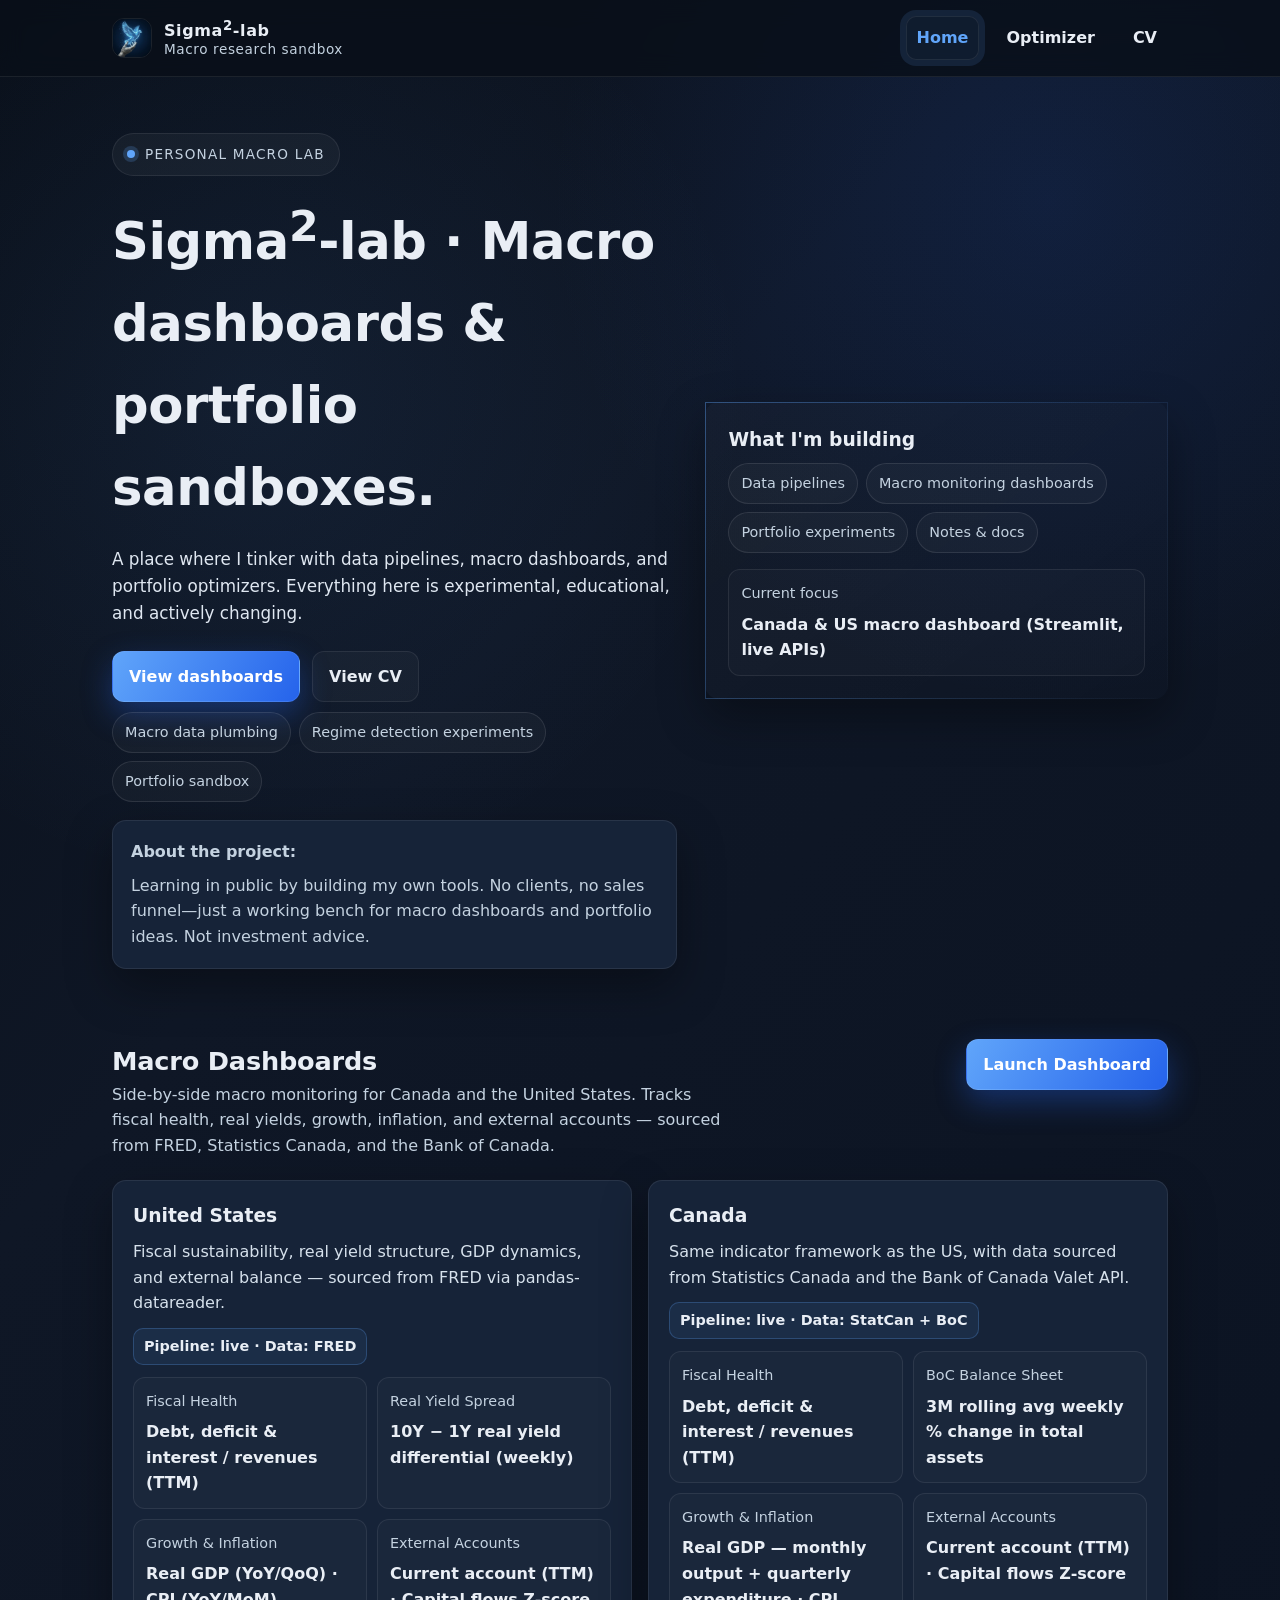
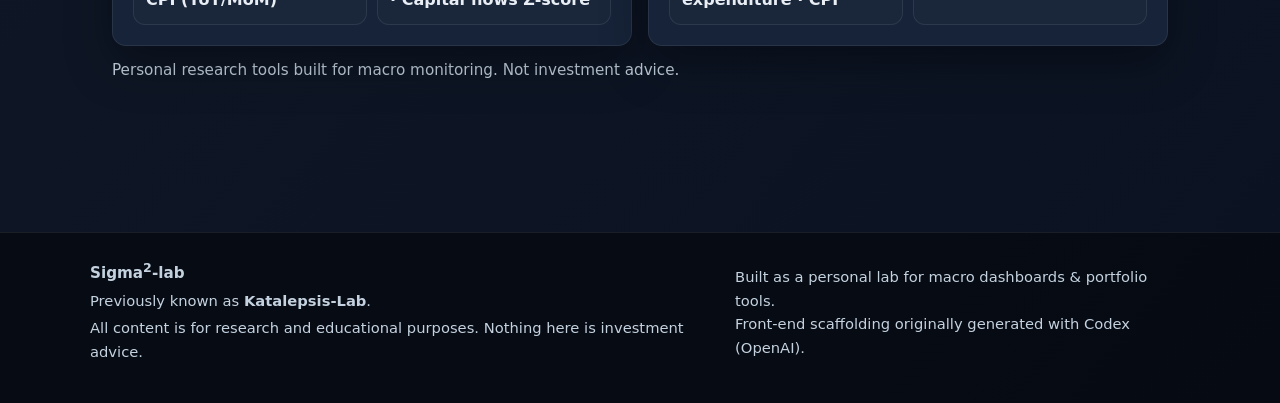
<file: index.html>
<!doctype html>
<html lang="en">
<head>
  <meta charset="UTF-8" />
  <link rel="canonical" href="https://sigma2-lab.github.io/home.html" />
  <title>Sigma²-lab</title>
  <script>
    var hash = window.location.hash || '#home';
    window.location.replace('home.html' + hash);
  </script>
</head>
<body>
  <p>Redirecting… <a href="home.html#home">Click here if not redirected.</a></p>
</body>
</html>
</file>
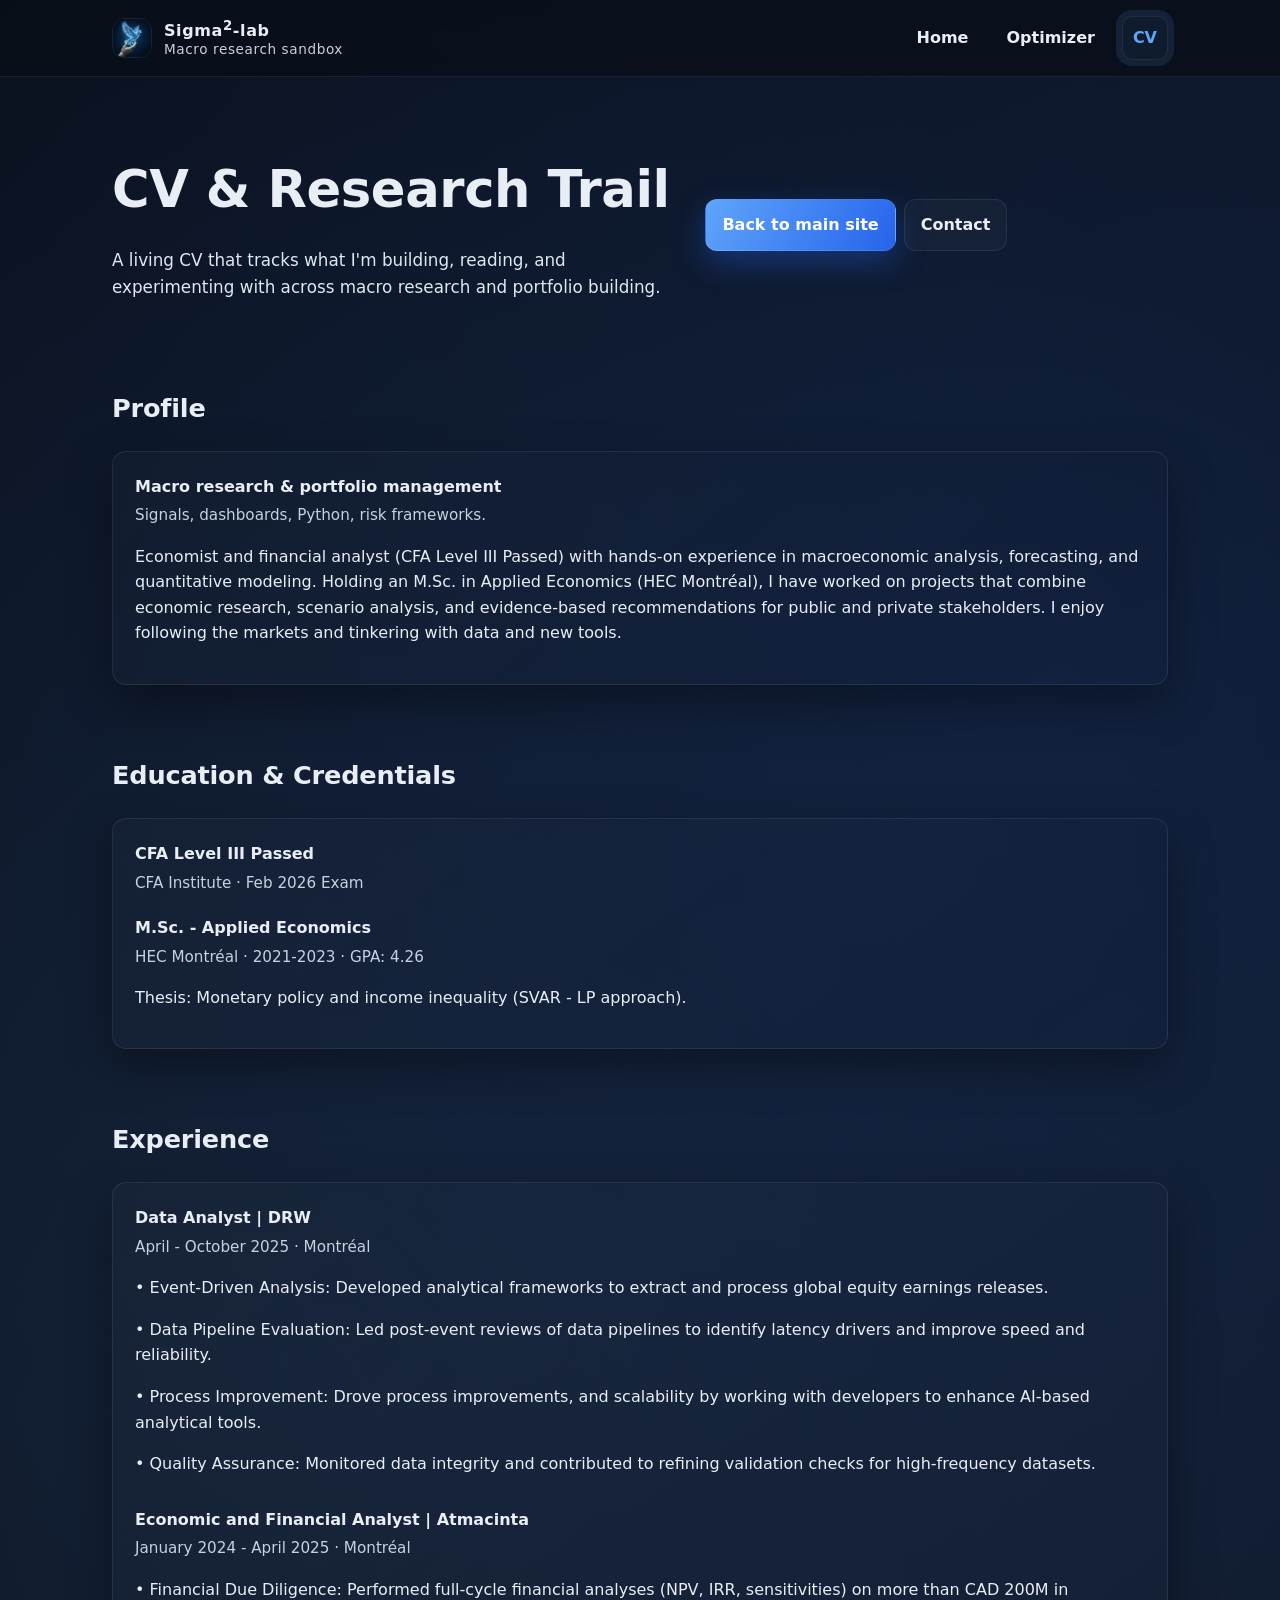
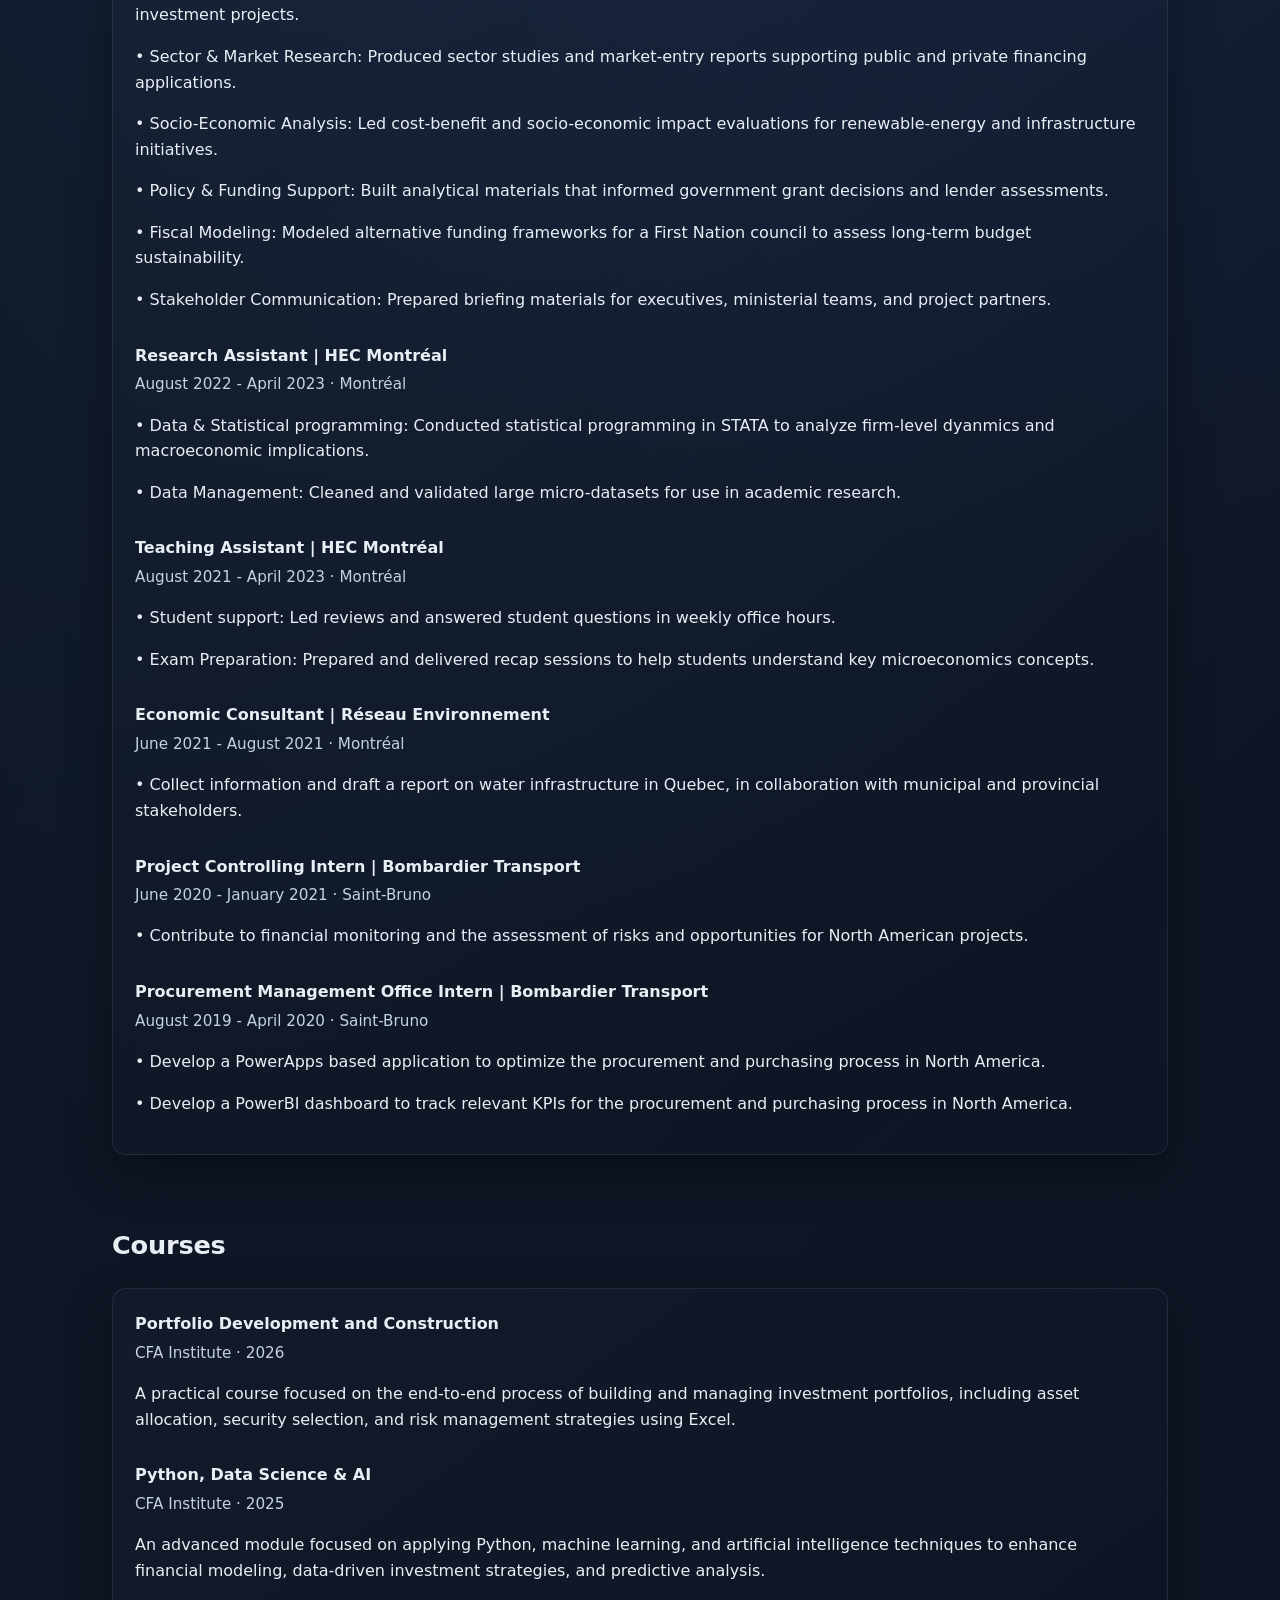
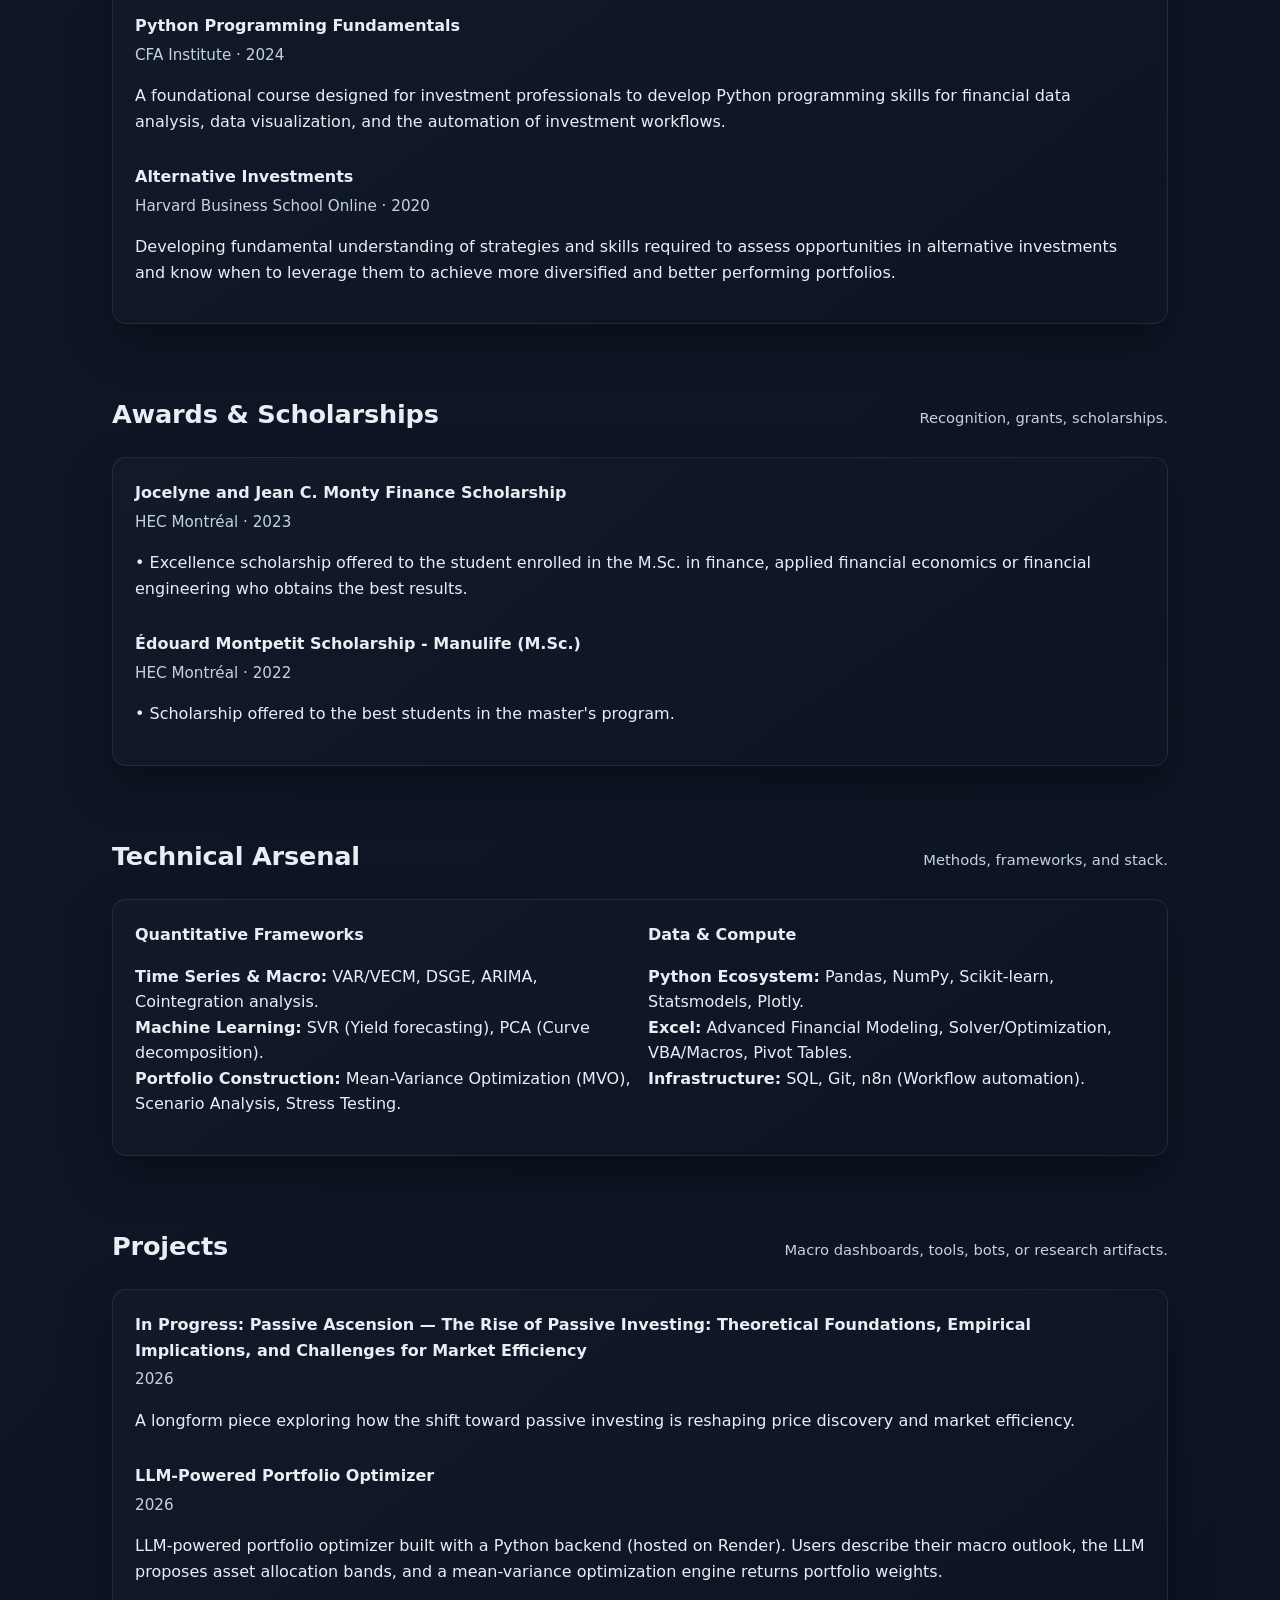
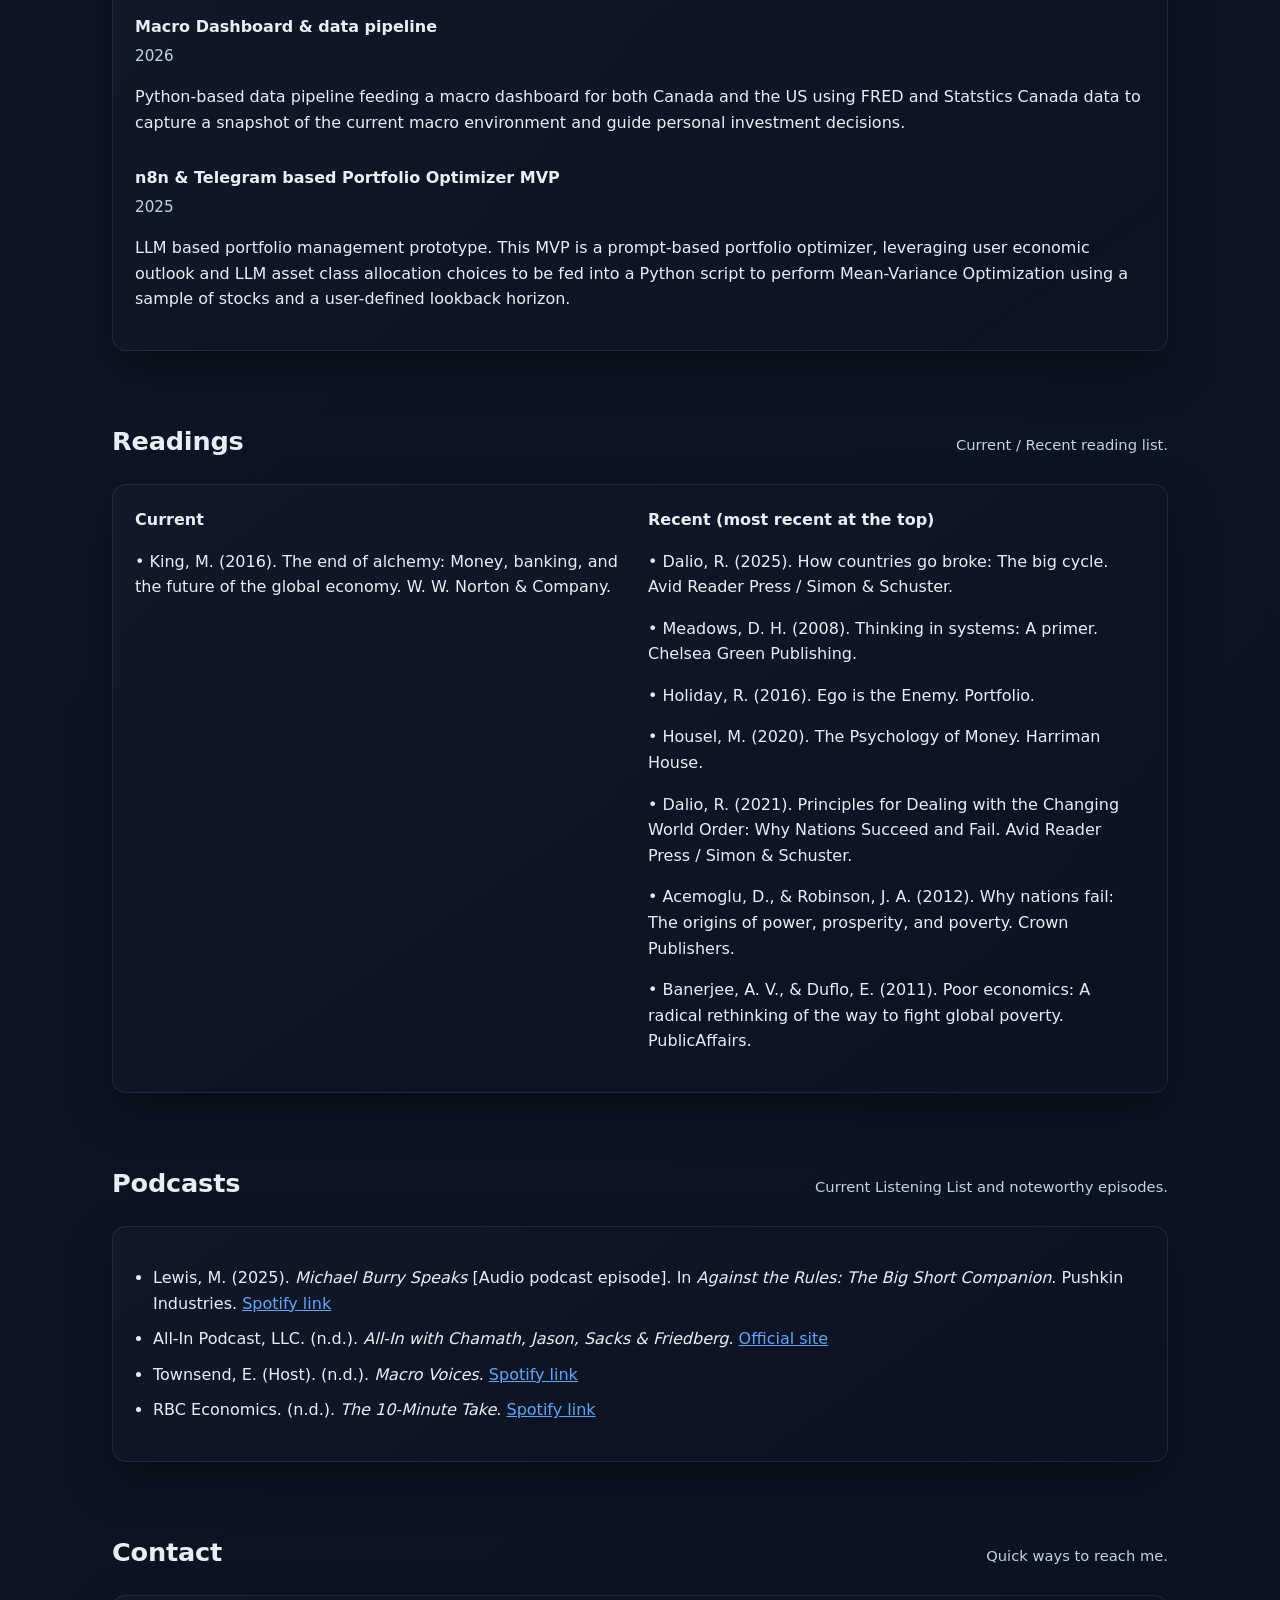
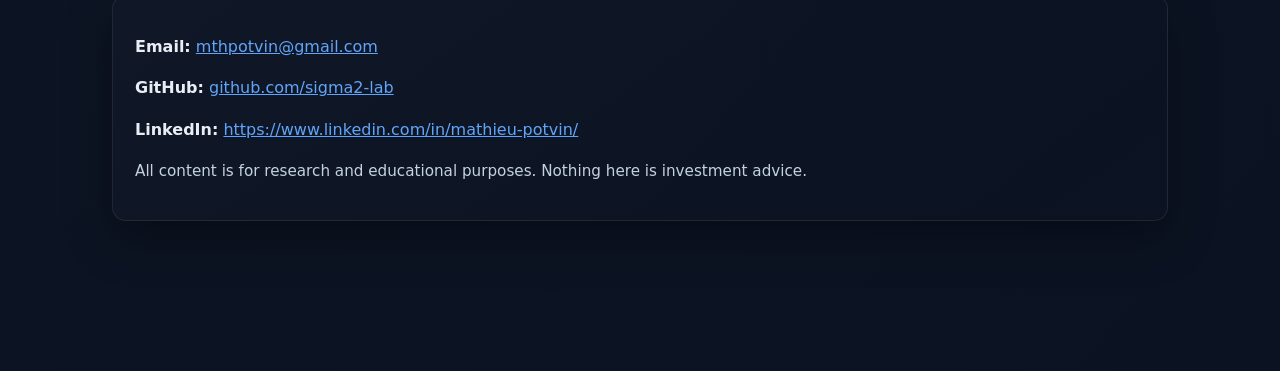
<file: cv.html>
<!doctype html>
<html lang="en">
<head>
  <meta charset="UTF-8" />
  <meta name="viewport" content="width=device-width, initial-scale=1" />
  <title>Sigma²-lab | CV</title>
  <meta name="description" content="CV of the researcher behind Sigma²-lab (formerly Katalepsis-Lab) — macro research, data pipelines, and quantitative portfolio work." />
  <meta name="keywords" content="sigma2-lab, katalepsis-lab, katalepsis lab, CV, macro research, quantitative finance" />
  <meta name="author" content="Sigma²-lab" />
  <link rel="canonical" href="https://sigma2-lab.github.io/cv.html" />
  <meta property="og:title" content="Sigma²-lab | CV" />
  <meta property="og:description" content="CV — Sigma²-lab, formerly Katalepsis-Lab." />
  <meta property="og:type" content="website" />
  <meta property="og:url" content="https://sigma2-lab.github.io/cv.html" />
  <link rel="stylesheet" href="styles.css" />
</head>
<body data-page="cv">
  <header>
    <div class="nav" id="siteNav">
      <a class="logo" href="home.html#home">
        <img src="logo.PNG" alt="Sigma²-lab Logo" class="logo-img" />
        <div>
          <span class="brand">Sigma<sup>2</sup>-lab</span>
          <span class="tagline">Macro research sandbox</span>
        </div>
      </a>
      <button class="nav-toggle" aria-label="Toggle navigation" id="navToggle">Menu</button>
      <nav class="nav-links" aria-label="Primary">
        <a class="nav-link" data-page="home" href="home.html#home">Home</a>
        <a class="nav-link" data-page="optimizer" href="optimizer.html">Optimizer</a>
        <a class="nav-link" data-page="cv" href="cv.html">CV</a>
      </nav>
    </div>
  </header>

  <main>
    <section class="hero" id="home">
      <div>
        <h1>CV & Research Trail</h1>
        <p class="lede">A living CV that tracks what I'm building, reading, and experimenting with across macro research and portfolio building.</p>
      </div>
      <div class="chips">
        <a class="btn btn-primary" href="home.html#home">Back to main site</a>
        <a class="btn" href="mailto:mthpotvin@gmail.com">Contact</a>
      </div>
    </section>

    <section>
      <div class="section-header">
      <h2>Profile</h2>
      </div>
      <div class="panel">
        <div class="item-title">Macro research & portfolio management</div>
        <div class="meta">Signals, dashboards, Python, risk frameworks.</div>
        <p>Economist and financial analyst (CFA Level III Passed) with hands-on experience in macroeconomic analysis, 
          forecasting, and quantitative modeling. Holding an M.Sc. in Applied Economics (HEC Montréal), I have worked on projects that combine
           economic research, scenario analysis, and evidence-based recommendations for public and private stakeholders. I enjoy following the markets
           and tinkering with data and new tools.</p>
      </div>
    </section>
  <section>
  <div class="section-header">
    <h2>Education & Credentials</h2>
  </div>
  <div class="panel list">
    <div>
      <div class="item-title">CFA Level III Passed</div>
      <div class="meta">CFA Institute · Feb 2026 Exam</div>
    </div>
    <div>
      <div class="item-title">M.Sc. - Applied Economics</div>
      <div class="meta">HEC Montréal · 2021-2023 · GPA: 4.26</div>
      <p>Thesis: Monetary policy and income inequality (SVAR - LP approach).</p>
    </div>
  </div>
  </section>
    <section>
      <div class="section-header">
      <h2>Experience</h2>
      </div>
      <div class="panel list" id="experience">
        <div>
          <div class="item-title">Data Analyst | DRW </div>
          <div class="meta">April - October 2025 · Montréal</div>
          <p>•  Event-Driven Analysis: Developed analytical frameworks to extract and process global equity earnings releases.</p>
          <p>•	Data Pipeline Evaluation: Led post-event reviews of data pipelines to identify latency drivers and improve speed and reliability.</p>
          <p>•	Process Improvement: Drove process improvements, and scalability by working with developers to enhance AI-based analytical tools.</p>
          <p>•	Quality Assurance: Monitored data integrity and contributed to refining validation checks for high-frequency datasets.</p>
        </div>
        <div>
          <div class="item-title">Economic and Financial Analyst | Atmacinta</div>
          <div class="meta">January 2024 - April 2025 · Montréal</div>
          <p>•	Financial Due Diligence: Performed full-cycle financial analyses (NPV, IRR, sensitivities) on more than CAD 200M in investment projects.</p>
          <p>•	Sector & Market Research: Produced sector studies and market-entry reports supporting public and private financing applications.</p>
          <p>•	Socio-Economic Analysis: Led cost-benefit and socio-economic impact evaluations for renewable-energy and infrastructure initiatives.</p>
          <p>•	Policy & Funding Support: Built analytical materials that informed government grant decisions and lender assessments.</p>
          <p>•	Fiscal Modeling: Modeled alternative funding frameworks for a First Nation council to assess long-term budget sustainability.</p>
          <p>•	Stakeholder Communication: Prepared briefing materials for executives, ministerial teams, and project partners.</p>
        </div>
        <div>
          <div class="item-title">Research Assistant | HEC Montréal</div>
          <div class="meta">August 2022 - April 2023 · Montréal</div>
          <p>•	Data & Statistical programming: Conducted statistical programming in STATA to analyze firm-level dyanmics and macroeconomic implications.</p>
          <p>•  Data Management: Cleaned and validated large micro-datasets for use in academic research.</p>
        </div>
        <div>
          <div class="item-title">Teaching Assistant | HEC Montréal</div>
          <div class="meta">August 2021 - April 2023 · Montréal</div>
          <p>•	Student support: Led reviews and answered student questions in weekly office hours.</p>
          <p>•  Exam Preparation: Prepared and delivered recap sessions to help students understand key microeconomics concepts.</p>
        </div>
        <div>
          <div class="item-title">Economic Consultant | Réseau Environnement</div>
          <div class="meta">June 2021 - August 2021 · Montréal</div>
          <p>•	Collect information and draft a report on water infrastructure in Quebec, in collaboration with municipal and provincial stakeholders.</p>
        </div>
        <div>
          <div class="item-title">Project Controlling Intern | Bombardier Transport</div>
          <div class="meta">June 2020 - January 2021 · Saint-Bruno</div>
          <p>•	Contribute to financial monitoring and the assessment of risks and opportunities for North American projects.</p>
        </div>
        <div>
          <div class="item-title">Procurement Management Office Intern | Bombardier Transport</div>
          <div class="meta">August 2019 - April 2020 · Saint-Bruno</div>
          <p>•	Develop a PowerApps based application to optimize the procurement and purchasing process in North America.</p>
          <p>•	Develop a PowerBI dashboard to track relevant KPIs for the procurement and purchasing process in North America.</p>
        </div>
      </div>
    </section>

    
    <section>
      <div class="section-header">
        <h2>Courses</h2>
      </div>
      <div class="panel list">
        <div>
          <div class="item-title">Portfolio Development and Construction</div>
          <div class="meta">CFA Institute · 2026</div>
          <p>A practical course focused on the end-to-end process of building and managing investment portfolios, including asset allocation, security selection, and risk management strategies using Excel.</p>
        </div>
        <div>
          <div class="item-title">Python, Data Science & AI</div>
          <div class="meta">CFA Institute · 2025</div>
          <p>An advanced module focused on applying Python, machine learning, and artificial intelligence techniques to enhance financial modeling, data-driven investment strategies, and predictive analysis.</p>
        </div>
        <div>
          <div class="item-title">Python Programming Fundamentals</div>
          <div class="meta">CFA Institute · 2024</div>
          <p>A foundational course designed for investment professionals to develop Python programming skills for financial data analysis, data visualization, and the automation of investment workflows.</p>
        </div>
        <div>
          <div class="item-title">Alternative Investments</div>
          <div class="meta">Harvard Business School Online · 2020</div>
          <p>Developing fundamental understanding of strategies and skills required to assess opportunities in alternative investments and know when to leverage them to achieve more diversified and better performing portfolios.</p>
        </div>
      </div>
    </section>

    <section>
      <div class="section-header">
        <h2>Awards & Scholarships</h2>
        <p class="help">Recognition, grants, scholarships.</p>
      </div>
      <div class="panel list">
        <div>
          <div class="item-title">Jocelyne and Jean C. Monty Finance Scholarship</div>
          <div class="meta">HEC Montréal · 2023</div>
          <p>•	Excellence scholarship offered to the student enrolled in the M.Sc. in finance, applied financial economics or financial engineering who obtains the best results.</p>
        </div>
        <div>
          <div class="item-title">Édouard Montpetit Scholarship - Manulife (M.Sc.)</div>
          <div class="meta">HEC Montréal · 2022</div>
          <p>•	Scholarship offered to the best students in the master's program.</p>
        </div>
      </div>
    </section>

    <section>
        <div class="section-header">
          <h2>Technical Arsenal</h2>
          <p class="help">Methods, frameworks, and stack.</p>
        </div>

        <div class="panel grid-two">
        <div>
          <div class="item-title">Quantitative Frameworks</div>
          <p>
            <strong>Time Series & Macro:</strong> VAR/VECM, DSGE, ARIMA, Cointegration analysis.<br>
            <strong>Machine Learning:</strong> SVR (Yield forecasting), PCA (Curve decomposition).<br>
            <strong>Portfolio Construction:</strong> Mean-Variance Optimization (MVO), Scenario Analysis, Stress Testing.
          </p>
        </div>

        <div>
          <div class="item-title">Data & Compute</div>
          <p>
          <strong>Python Ecosystem:</strong> Pandas, NumPy, Scikit-learn, Statsmodels, Plotly.<br>
          <strong>Excel:</strong> Advanced Financial Modeling, Solver/Optimization, VBA/Macros, Pivot Tables.<br>
          <strong>Infrastructure:</strong> SQL, Git, n8n (Workflow automation).
          </p>
        </div>
      </div>
    </section>

    <section>
      <div class="section-header">
        <h2>Projects</h2>
        <p class="help">Macro dashboards, tools, bots, or research artifacts.</p>
      </div>
      <div class="panel list">
        <div>
          <div class="item-title">In Progress: Passive Ascension — The Rise of Passive Investing: Theoretical Foundations, Empirical Implications, and Challenges for Market Efficiency</div>
          <div class="meta">2026</div>
          <p>A longform piece exploring how the shift toward passive investing is reshaping price discovery and market efficiency.</p>
        </div>
        <div>
          <div class="item-title">LLM-Powered Portfolio Optimizer</div>
          <div class="meta">2026</div>
          <p>LLM-powered portfolio optimizer built with a Python backend (hosted on Render). Users describe their macro outlook, the LLM proposes asset allocation bands, and a mean-variance optimization engine returns portfolio weights.</p>
        </div>
        <div>
          <div class="item-title">Macro Dashboard & data pipeline</div>
          <div class="meta">2026</div>
          <p>Python-based data pipeline feeding a macro dashboard for both Canada and the US using FRED and Statstics Canada data to capture a snapshot of the current
            macro environment and guide personal investment decisions.</p>
        </div>
        <div>
          <div class="item-title">n8n & Telegram based Portfolio Optimizer MVP</div>
          <div class="meta">2025</div>
          <p>LLM based portfolio management prototype. This MVP is a prompt-based portfolio optimizer, leveraging user economic outlook and LLM asset class allocation choices to be fed
            into a Python script to perform Mean-Variance Optimization using a sample of stocks and a user-defined lookback horizon.</p>
        </div>
      </div>
    </section>

    <section>
      <div class="section-header">
        <h2>Readings</h2>
        <p class="help">Current / Recent reading list.</p>
      </div>
      <div class="panel grid-two">
        <div>
          <div class="item-title">Current</div>
          <p>•	King, M. (2016). The end of alchemy: Money, banking, and the future of the global economy. W. W. Norton & Company.</p>
        </div>
        <div>
          <div class="item-title">Recent (most recent at the top)</div>
          <p>•	Dalio, R. (2025). How countries go broke: The big cycle. Avid Reader Press / Simon & Schuster.</p>
          <p>•	Meadows, D. H. (2008). Thinking in systems: A primer. Chelsea Green Publishing.</p>
          <p>•	Holiday, R. (2016). Ego is the Enemy. Portfolio.</p>
          <p>•	Housel, M. (2020). The Psychology of Money. Harriman House.</p>
          <p>•	Dalio, R. (2021). Principles for Dealing with the Changing World Order: Why Nations Succeed and Fail. Avid Reader Press / Simon & Schuster.</p>
          <p>•	Acemoglu, D., & Robinson, J. A. (2012). Why nations fail: The origins of power, prosperity, and poverty. Crown Publishers.</p>
          <p>•	Banerjee, A. V., & Duflo, E. (2011). Poor economics: A radical rethinking of the way to fight global poverty. PublicAffairs.</p>
        </div>
      </div>
    </section>

    <section>
      <div class="section-header">
        <h2>Podcasts</h2>
        <p class="help">Current Listening List and noteworthy episodes.</p>
      </div>

      <div class="panel">
        <ul class="podcast-list">
          <li>
            Lewis, M. (2025). <i>Michael Burry Speaks</i> [Audio podcast episode]. In
            <i>Against the Rules: The Big Short Companion</i>. Pushkin Industries.
            <a href="https://open.spotify.com/episode/09jXJQOVKzteGCSTBP5kJV?si=xv_OdGkUS_28wvUvghiuYA" target="_blank">Spotify link</a>
          </li>
          <li>
            All-In Podcast, LLC. (n.d.). <i>All-In with Chamath, Jason, Sacks & Friedberg</i>.
            <a href="https://www.allinpodcast.co" target="_blank">Official site</a>
          </li>
          <li>
            Townsend, E. (Host). (n.d.). <i>Macro Voices</i>.
            <a href="https://open.spotify.com/show/6DX9sYVSZq4YqbpGuxRg6f" target="_blank">Spotify link</a>
          </li>
          <li>
            RBC Economics. (n.d.). <i>The 10-Minute Take</i>.
            <a href="https://open.spotify.com/show/7fF7HUWbzFSlcp3rBoHo71?si=137bab40bac445e7" target="_blank">Spotify link</a>
          </li>

        </ul>
      </div>
    </section>

    <section>
      <div class="section-header">
        <h2>Contact</h2>
        <p class="help">Quick ways to reach me.</p>
      </div>
      <div class="panel">
        <p><strong>Email:</strong> <a href="mailto:mthpotvin@gmail.com">mthpotvin@gmail.com</a></p>
        <p><strong>GitHub:</strong> <a href="https://github.com/sigma2-lab" target="_blank" rel="noreferrer">github.com/sigma2-lab</a></p>
        <p><strong>LinkedIn:</strong> <a href="https://www.linkedin.com/in/mathieu-potvin/" target="_blank" rel="noreferrer">https://www.linkedin.com/in/mathieu-potvin/</a></p>
        <p class="note">All content is for research and educational purposes. Nothing here is investment advice.</p>

        
      </div>
    </section>
  </main>

  <script src="nav.js"></script>
</body>
</html>
</file>
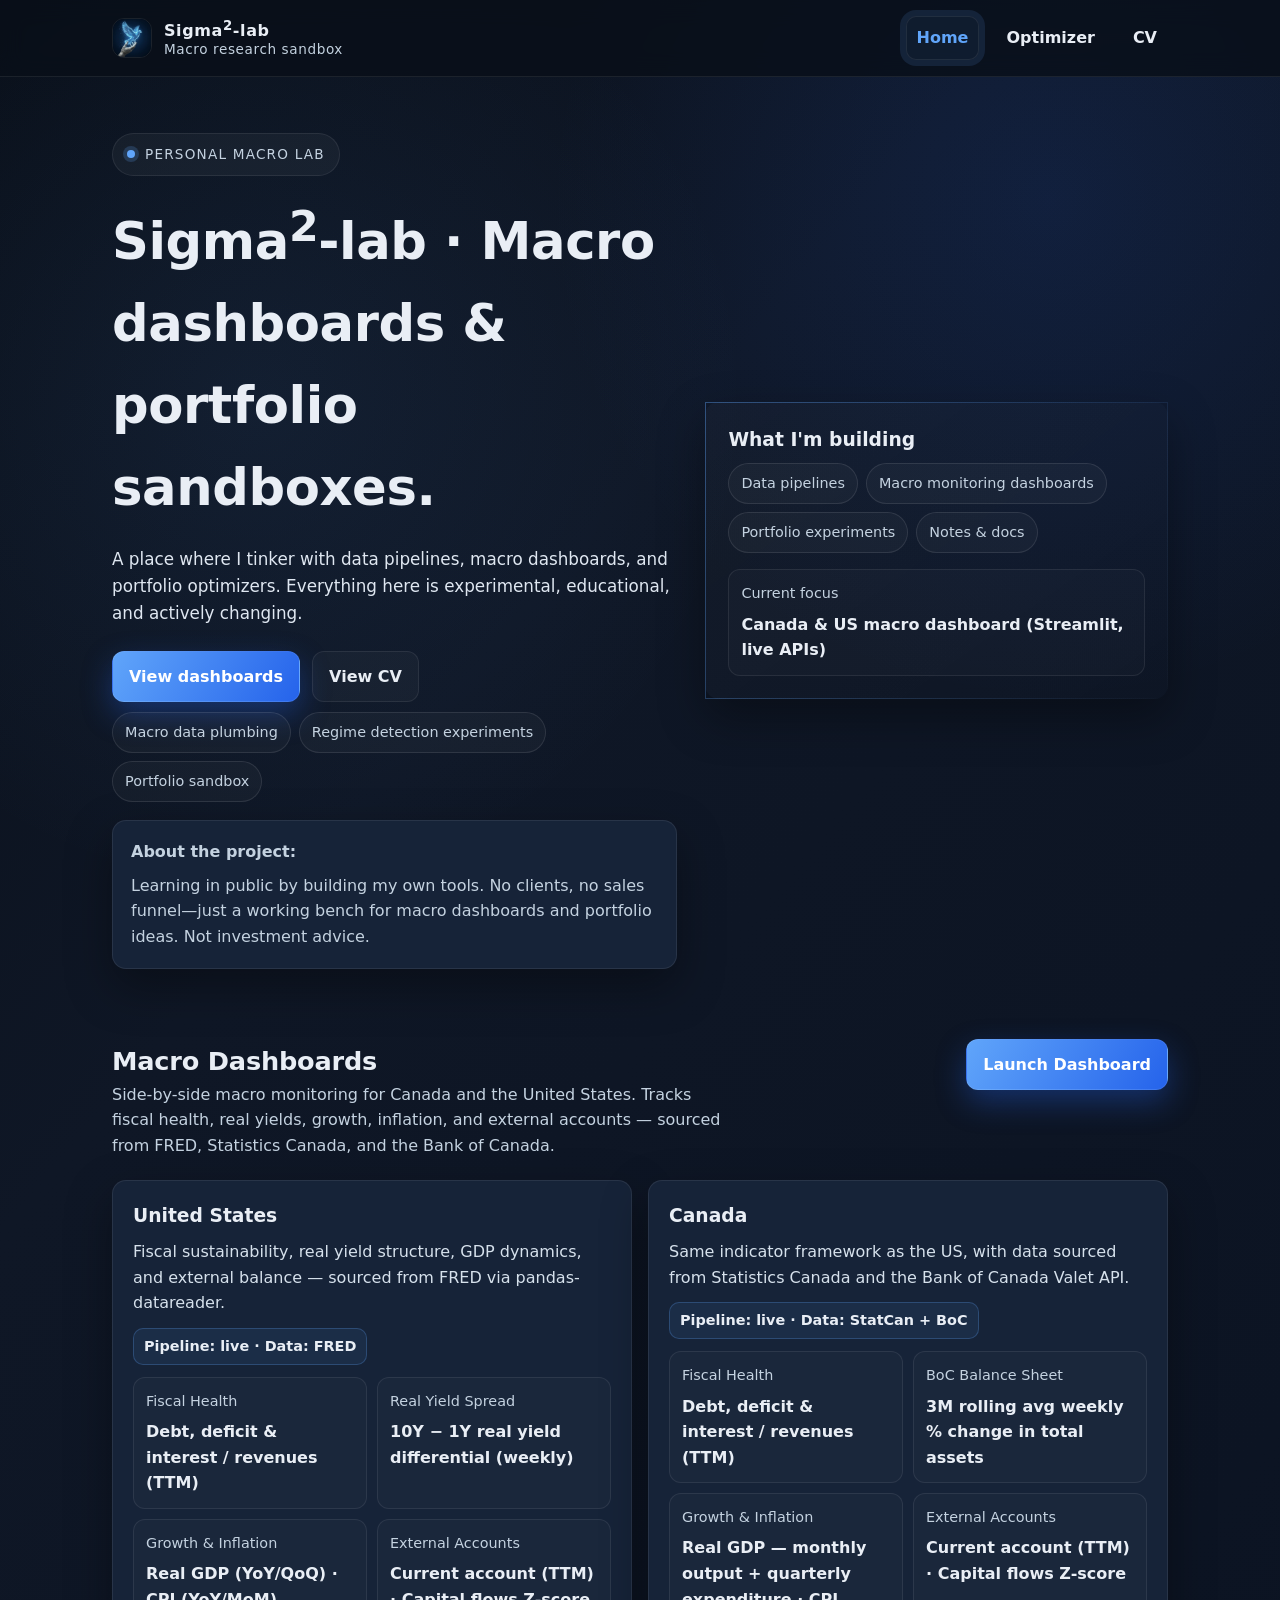
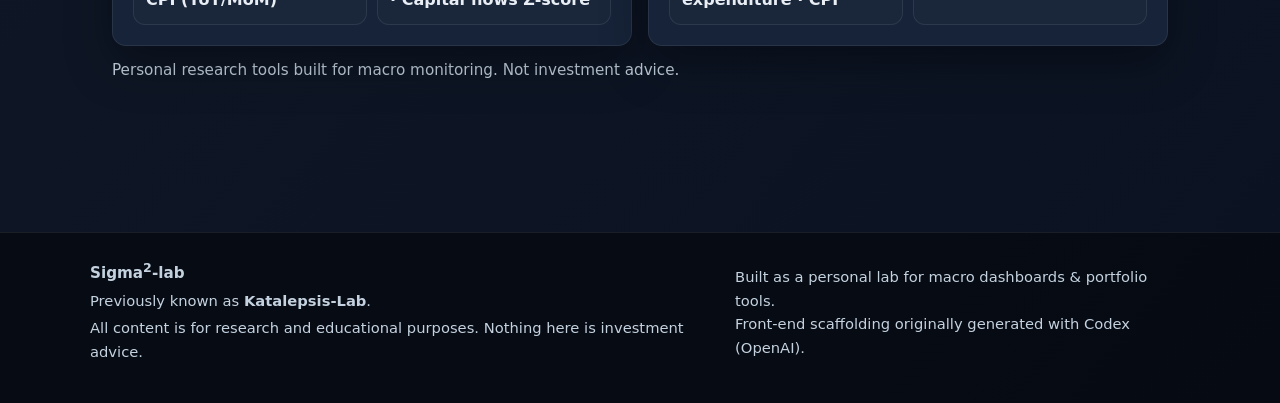
<file: home.html>
<!doctype html>
<html lang="en">
<head>
  <meta charset="UTF-8" />
  <meta name="viewport" content="width=device-width, initial-scale=1" />
  <title>Sigma²-lab | Personal Macro Sandbox</title>
  <meta name="description" content="Sigma²-lab (formerly Katalepsis-Lab) — a personal macro research sandbox with dashboards, portfolio optimizers, and data pipelines for Canada and US macro monitoring." />
  <meta name="keywords" content="sigma2-lab, sigma squared lab, katalepsis-lab, katalepsis lab, macro dashboard, portfolio optimizer, macro research, FRED, Bank of Canada, macro monitoring" />
  <meta name="author" content="Sigma²-lab" />
  <link rel="canonical" href="https://sigma2-lab.github.io/home.html" />
  <meta property="og:title" content="Sigma²-lab | Personal Macro Sandbox" />
  <meta property="og:description" content="Personal macro research sandbox with live dashboards and portfolio tools. Formerly Katalepsis-Lab." />
  <meta property="og:type" content="website" />
  <meta property="og:url" content="https://sigma2-lab.github.io/home.html" />
  <link rel="stylesheet" href="styles.css" />
</head>
<body data-page="home">
  <header>
    <div class="nav" id="siteNav">
      <a class="logo" href="home.html#home">
        <img src="logo.PNG" alt="Sigma²-lab Logo" class="logo-img" />
        <div>
          <span class="brand">Sigma<sup>2</sup>-lab</span>
          <span class="tagline">Macro research sandbox</span>
        </div>
      </a>
      <button class="nav-toggle" aria-label="Toggle navigation" id="navToggle">Menu</button>
      <nav class="nav-links" aria-label="Primary">
        <a class="nav-link" data-page="home" href="home.html#home">Home</a>
        <a class="nav-link" data-page="optimizer" href="optimizer.html">Optimizer</a>
        <a class="nav-link" data-page="cv" href="cv.html">CV</a>
      </nav>
    </div>
  </header>

  <main>
    <section class="hero" id="home">
      <div>
        <div class="eyebrow"><span class="dot"></span><span>Personal macro lab</span></div>
        <h1>Sigma<sup>2</sup>-lab · Macro dashboards & portfolio sandboxes.</h1>
        <p class="lede">A place where I tinker with data pipelines, macro dashboards, and portfolio optimizers. Everything here is experimental, educational, and actively changing.</p>
        <div class="hero-cta">
          <a class="btn btn-primary" href="https://macrodashboard-3djgtnt967kzuv53mbqwgt.streamlit.app" target="_blank" rel="noopener">View dashboards</a>
          <a class="btn" href="cv.html">View CV</a>
        </div>
        <div class="chips">
          <span class="pill">Macro data plumbing</span>
          <span class="pill">Regime detection experiments</span>
          <span class="pill">Portfolio sandbox</span>
        </div>
        <div class="about-block">
          <strong>About the project:</strong>
          <p style="margin: 8px 0 0;">Learning in public by building my own tools. No clients, no sales funnel—just a working bench for macro dashboards and portfolio ideas. Not investment advice.</p>
        </div>
      </div>
      <div class="panel hero-panel">
        <div>
          <h3 style="margin: 0 0 8px;">What I'm building</h3>
          <div class="chips">
            <span class="pill">Data pipelines</span>
            <span class="pill">Macro monitoring dashboards</span>
            <span class="pill">Portfolio experiments</span>
            <span class="pill">Notes & docs</span>
          </div>
        </div>
        <div class="grid-two">
          <div class="tile">
            <div class="label">Current focus</div>
            <div class="value">Canada & US macro dashboard (Streamlit, live APIs)</div>
          </div>
        </div>
      </div>
    </section>

    <section id="dashboards">
      <div class="section-header">
        <div>
          <h2>Macro Dashboards</h2>
          <p>Side-by-side macro monitoring for Canada and the United States. Tracks fiscal health, real yields, growth, inflation, and external accounts — sourced from FRED, Statistics Canada, and the Bank of Canada.</p>
        </div>
        <a class="btn btn-primary" href="https://macrodashboard-3djgtnt967kzuv53mbqwgt.streamlit.app" target="_blank" rel="noopener">Launch Dashboard</a>
      </div>

      <div class="cards">
        <article class="card">
          <h3>United States</h3>
          <p>Fiscal sustainability, real yield structure, GDP dynamics, and external balance — sourced from FRED via pandas-datareader.</p>
          <span class="status">Pipeline: live · Data: FRED</span>
          <div class="tiles">
            <div class="tile">
              <div class="label">Fiscal Health</div>
              <div class="value">Debt, deficit & interest / revenues (TTM)</div>
            </div>
            <div class="tile">
              <div class="label">Real Yield Spread</div>
              <div class="value">10Y − 1Y real yield differential (weekly)</div>
            </div>
            <div class="tile">
              <div class="label">Growth & Inflation</div>
              <div class="value">Real GDP (YoY/QoQ) · CPI (YoY/MoM)</div>
            </div>
            <div class="tile">
              <div class="label">External Accounts</div>
              <div class="value">Current account (TTM) · Capital flows Z-score</div>
            </div>
          </div>
        </article>

        <article class="card">
          <h3>Canada</h3>
          <p>Same indicator framework as the US, with data sourced from Statistics Canada and the Bank of Canada Valet API.</p>
          <span class="status">Pipeline: live · Data: StatCan + BoC</span>
          <div class="tiles">
            <div class="tile">
              <div class="label">Fiscal Health</div>
              <div class="value">Debt, deficit & interest / revenues (TTM)</div>
            </div>
            <div class="tile">
              <div class="label">BoC Balance Sheet</div>
              <div class="value">3M rolling avg weekly % change in total assets</div>
            </div>
            <div class="tile">
              <div class="label">Growth & Inflation</div>
              <div class="value">Real GDP — monthly output + quarterly expenditure · CPI</div>
            </div>
            <div class="tile">
              <div class="label">External Accounts</div>
              <div class="value">Current account (TTM) · Capital flows Z-score</div>
            </div>
          </div>
        </article>
      </div>

      <div class="note">Personal research tools built for macro monitoring. Not investment advice.</div>
    </section>
  </main>

  <footer>
    <div class="nav" style="padding: 0; max-width: 1100px;">
      <div>
        <strong>Sigma<sup>2</sup>-lab</strong>
        <div class="help" style="margin-top: 4px;">Previously known as <strong>Katalepsis-Lab</strong>.</div>
        <div class="help">All content is for research and educational purposes. Nothing here is investment advice.</div>
      </div>
      <div class="help">Built as a personal lab for macro dashboards & portfolio tools.<br>
        Front-end scaffolding originally generated with Codex (OpenAI).</div>
    </div>
  </footer>

  <script src="nav.js"></script>
</body>
</html>
</file>
<file: styles.css>
:root {
  --bg: #0d141f;
  --panel: #121c2b;
  --card: #162338;
  --text: #e9eef5;
  --muted: #c4d2e0;
  
  /* INSTITUTIONAL BLUE PALETTE */
  --accent: #60a5fa;        /* Soft Blue (Text/Links) */
  --accent-strong: #2563eb; /* Royal Blue (Buttons/Active) */
  
  --edge: rgba(255, 255, 255, 0.08);
  --shadow: 0 18px 46px rgba(0, 0, 0, 0.35);
  --radius: 14px;
}

* { box-sizing: border-box; }

html { scroll-behavior: smooth; }

body {
  margin: 0;
  min-height: 100vh;
  font-family: "Inter", "Segoe UI", system-ui, sans-serif;
  color: var(--text);
  /* Updated background gradients to subtle blue/slate tones */
  background: radial-gradient(circle at 20% 20%, rgba(96, 165, 250, 0.08), transparent 26%),
              radial-gradient(circle at 82% 10%, rgba(37, 99, 235, 0.12), transparent 24%),
              linear-gradient(130deg, #090f19 0%, #0f1726 35%, #0b1322 100%);
  line-height: 1.6;
  -webkit-font-smoothing: antialiased;
}

a { color: var(--accent); }

header {
  position: sticky;
  top: 0;
  z-index: 20;
  backdrop-filter: blur(12px);
  background: rgba(9, 15, 25, 0.82);
  border-bottom: 1px solid var(--edge);
}

.nav {
  display: flex;
  align-items: center;
  justify-content: space-between;
  max-width: 1100px;
  margin: 0 auto;
  padding: 16px 22px;
  gap: 14px;
}

.logo {
  display: flex;
  align-items: center;
  gap: 12px;
  font-weight: 700;
  letter-spacing: 0.6px;
  color: var(--text);
  text-decoration: none;
}

.logo-img {
  width: 40px;
  height: 40px;
  border-radius: 12px;      /* Matches the original corner curve */
  object-fit: cover;        /* Ensures the image fills the square without stretching */
  border: 1px solid var(--edge);
}

.logo-mark {
  width: 40px;
  height: 40px;
  border-radius: 12px;
  /* Updated logo gradients to blue */
  background: linear-gradient(135deg, rgba(96, 165, 250, 0.15), rgba(37, 99, 235, 0.45));
  border: 1px solid var(--edge);
  box-shadow: 0 0 0 6px rgba(96, 165, 250, 0.14), 0 12px 30px rgba(0, 0, 0, 0.28);
}

.logo span { display: block; line-height: 1.2; }
.logo .brand { font-size: 1rem; }
.logo .tagline { font-size: 0.85rem; color: var(--muted); font-weight: 500; }

.nav-links {
  display: flex;
  align-items: center;
  gap: 16px;
}

.nav-links .nav-link {
  color: var(--text);
  text-decoration: none;
  padding: 8px 10px;
  border-radius: 10px;
  border: 1px solid transparent;
  font-weight: 600;
  transition: all 0.2s ease;
}

.nav-links .nav-link:hover,
.nav-links .nav-link:focus-visible {
  color: var(--accent);
  border-color: var(--edge);
  background: rgba(255, 255, 255, 0.04);
}

.nav-links .nav-link.active {
  color: var(--accent);
  border-color: var(--edge);
  /* Active state blue tint */
  background: rgba(96, 165, 250, 0.08);
  box-shadow: 0 0 0 6px rgba(96, 165, 250, 0.12);
}

.nav-toggle {
  display: none;
  background: rgba(255, 255, 255, 0.06);
  border: 1px solid var(--edge);
  color: var(--text);
  border-radius: 10px;
  padding: 10px;
  cursor: pointer;
}

main {
  max-width: 1100px;
  margin: 0 auto;
  padding: 28px 22px 80px;
}

section { margin-bottom: 70px; }

.hero {
  margin: 28px 0 70px;
  display: grid;
  grid-template-columns: 1.1fr 0.9fr;
  gap: 28px;
  align-items: center;
}

.eyebrow {
  display: inline-flex;
  align-items: center;
  gap: 10px;
  font-size: 0.85rem;
  text-transform: uppercase;
  letter-spacing: 1.2px;
  color: var(--muted);
  background: rgba(255, 255, 255, 0.04);
  border: 1px solid var(--edge);
  border-radius: 999px;
  padding: 10px 14px;
}

.eyebrow .dot {
  width: 8px;
  height: 8px;
  border-radius: 999px;
  background: var(--accent);
  box-shadow: 0 0 0 4px rgba(96, 165, 250, 0.2);
}

h1 { font-size: clamp(2.2rem, 4vw, 3.4rem); margin: 16px 0 12px; letter-spacing: -0.4px; }
.lede { font-size: 1.05rem; color: #dfe7f1; max-width: 640px; }
.note { font-size: 0.95rem; color: var(--muted); margin-top: 12px; }

.hero-cta {
  display: flex;
  flex-wrap: wrap;
  gap: 12px;
  margin: 24px 0 10px;
}

.btn {
  display: inline-flex;
  align-items: center;
  gap: 10px;
  padding: 12px 16px;
  border-radius: 12px;
  font-weight: 700;
  border: 1px solid var(--edge);
  text-decoration: none;
  transition: transform 0.2s ease, box-shadow 0.2s ease, background 0.2s ease, color 0.2s ease;
  cursor: pointer;
  color: var(--text);
  background: rgba(255, 255, 255, 0.03);
}

.btn:hover,
.btn:focus-visible {
  transform: translateY(-2px);
  box-shadow: 0 10px 24px rgba(0, 0, 0, 0.32);
  background: rgba(255, 255, 255, 0.06);
}

.btn-primary {
  /* Updated gradient to blue */
  background: linear-gradient(120deg, var(--accent) 0%, var(--accent-strong) 100%);
  color: #ffffff; /* White text for better contrast on blue */
  box-shadow: 0 12px 30px rgba(37, 99, 235, 0.35);
}

.btn-primary:hover,
.btn-primary:focus-visible,
.btn-primary:active {
  background: linear-gradient(120deg, var(--accent) 0%, #3b82f6 100%);
  color: #ffffff;
  border-color: var(--edge);
  box-shadow: 0 12px 30px rgba(37, 99, 235, 0.42);
}

.chips {
  display: flex;
  flex-wrap: wrap;
  gap: 8px;
}

.pill {
  display: inline-flex;
  align-items: center;
  gap: 6px;
  font-size: 0.9rem;
  padding: 8px 12px;
  border-radius: 999px;
  border: 1px solid rgba(255, 255, 255, 0.1);
  color: var(--muted);
  background: rgba(255, 255, 255, 0.03);
}

.section-header {
  display: flex;
  align-items: baseline;
  justify-content: space-between;
  gap: 14px;
  margin-bottom: 22px;
  flex-wrap: wrap;
}

.section-header h2 { margin: 0; font-size: 1.6rem; letter-spacing: -0.2px; }
.section-header p { margin: 0; color: var(--muted); max-width: 620px; }

.cards {
  display: grid;
  grid-template-columns: repeat(auto-fit, minmax(260px, 1fr));
  gap: 16px;
}

.card {
  border-radius: var(--radius);
  border: 1px solid var(--edge);
  background: var(--card);
  padding: 20px;
  box-shadow: var(--shadow);
  position: relative;
  overflow: hidden;
}

.card::before {
  content: "";
  position: absolute;
  inset: -1px;
  /* Updated hover gradient to blue */
  background: linear-gradient(140deg, rgba(96, 165, 250, 0.15), transparent 55%);
  z-index: 0;
  opacity: 0;
  transition: opacity 0.25s ease;
}

.card:hover::before { opacity: 1; }

.card h3 { margin: 0 0 8px; }
.card p { margin: 0 0 12px; color: #d6e1ec; }

.status {
  display: inline-flex;
  padding: 6px 10px;
  border-radius: 10px;
  /* Updated status pills to blue */
  background: rgba(96, 165, 250, 0.08);
  border: 1px solid rgba(96, 165, 250, 0.25);
  color: var(--text);
  font-weight: 600;
  font-size: 0.9rem;
}

.tiles {
  display: grid;
  grid-template-columns: repeat(auto-fit, minmax(160px, 1fr));
  gap: 10px;
  margin-top: 12px;
}

.tile {
  border: 1px solid var(--edge);
  border-radius: 12px;
  padding: 12px;
  background: rgba(255, 255, 255, 0.02);
}

.tile .label { color: var(--muted); font-size: 0.9rem; }
.tile .value { font-weight: 700; margin-top: 6px; }

.panel {
  background: linear-gradient(145deg, rgba(255, 255, 255, 0.02), rgba(255, 255, 255, 0));
  border: 1px solid var(--edge);
  border-radius: var(--radius);
  padding: 22px;
  box-shadow: var(--shadow);
}

.hero-panel {
  display: grid;
  gap: 16px;
  /* Updated border gradient to blue */
  border-image: linear-gradient(120deg, rgba(96, 165, 250, 0.4), rgba(96, 165, 250, 0)) 1;
}

.grid-two {
  display: grid;
  grid-template-columns: repeat(auto-fit, minmax(320px, 1fr));
  gap: 16px;
}

.about-block {
  margin-top: 18px;
  background: var(--card);
  border-radius: var(--radius);
  padding: 18px;
  border: 1px solid var(--edge);
  color: var(--muted);
  box-shadow: var(--shadow);
}

label { display: block; font-weight: 600; margin-bottom: 6px; }

input[type="text"],
input[type="password"],
textarea,
select {
  width: 100%;
  background: rgba(255, 255, 255, 0.04);
  border: 1px solid var(--edge);
  border-radius: 10px;
  padding: 10px 12px;
  color: var(--text);
  font-family: inherit;
}

select {
  background: var(--card);
  color: var(--text);
  border: 1px solid var(--edge);
}

select:focus-visible {
  border-color: var(--accent);
  box-shadow: 0 0 0 4px rgba(96, 165, 250, 0.18);
  outline: none;
}

option {
  background: var(--panel);
  color: var(--text);
}

/* Improve visibility when hovering/selected inside dropdowns */
option:hover,
option:focus,
option:checked,
option:active {
  background: var(--accent) !important;
  color: #041118 !important;
}

textarea { resize: vertical; min-height: 60px; }

.help { color: var(--muted); font-size: 0.92rem; margin-top: 4px; }

.chat-grid {
  display: grid;
  grid-template-columns: 0.38fr 0.62fr;
  gap: 16px;
  align-items: start;
}

.chat-config { display: grid; gap: 12px; }

.chat-window {
  background: var(--card);
  border-radius: var(--radius);
  border: 1px solid var(--edge);
  min-height: 420px;
  display: flex;
  flex-direction: column;
  box-shadow: var(--shadow);
  padding: 12px;
}

.chat-messages {
  flex: 1;
  overflow-y: auto;
  padding: 12px;
  display: flex;
  flex-direction: column;
  gap: 8px;
  align-items: stretch;
  align-content: flex-start;
}

.message { display: flex; align-items: flex-start; }
.message.user { justify-content: flex-end; }

.bubble {
  max-width: 90%;
  padding: 10px 12px;
  border-radius: 14px;
  border: 1px solid var(--edge);
  background: rgba(255, 255, 255, 0.02);
  box-shadow: 0 8px 18px rgba(0, 0, 0, 0.25);
  line-height: 1.45;
}

.message.user .bubble {
  /* Updated User Bubble to soft blue */
  background: rgba(96, 165, 250, 0.12);
  border-color: rgba(96, 165, 250, 0.35);
  color: var(--text);
}

.message.assistant .bubble { color: var(--text); }

.bubble p { margin: 0 0 8px; }
.bubble p:last-child { margin-bottom: 0; }

.bubble strong { color: #f2f7ff; }
.bubble em { color: #d8e7ff; }

.bubble code.inline-code {
  background: rgba(255, 255, 255, 0.06);
  border: 1px solid var(--edge);
  padding: 2px 6px;
  border-radius: 8px;
  font-family: "SFMono-Regular", "Consolas", "Monaco", monospace;
  font-size: 0.95rem;
  color: var(--text);
}

.bubble pre.code-block {
  background: #0b1625;
  border: 1px solid var(--edge);
  border-radius: 12px;
  padding: 12px;
  overflow-x: auto;
  font-family: "SFMono-Regular", "Consolas", "Monaco", monospace;
  font-size: 0.95rem;
  color: var(--text);
  margin: 8px 0 0;
}

.bubble pre.code-block code { white-space: pre; display: block; }

.bubble table.md-table {
  width: 100%;
  border-collapse: collapse;
  margin: 10px 0;
  border: 1px solid var(--edge);
  background: rgba(255, 255, 255, 0.02);
  border-radius: 10px;
  overflow: hidden;
}

.bubble table.md-table th,
.bubble table.md-table td {
  padding: 8px 10px;
  border: 1px solid var(--edge);
  text-align: left;
  font-size: 0.96rem;
}

.bubble table.md-table th {
  background: rgba(255, 255, 255, 0.05);
  color: var(--text);
  font-weight: 700;
}

.bubble table.md-table tr:nth-child(even) td {
  background: rgba(255, 255, 255, 0.03);
}

.bubble hr.md-hr {
  border: none;
  border-top: 1px solid var(--edge);
  margin: 14px 0;
}

.bubble h1,
.bubble h2,
.bubble h3,
.bubble h4,
.bubble h5,
.bubble h6 {
  margin: 0 0 10px;
  line-height: 1.3;
  font-weight: 700;
}

.bubble h1 { font-size: 1.4rem; }
.bubble h2 { font-size: 1.25rem; }
.bubble h3 { font-size: 1.15rem; }
.bubble h4 { font-size: 1.08rem; }
.bubble h5,
.bubble h6 { font-size: 1rem; }

.md-list {
  margin: 6px 0 10px 18px;
  padding: 0 0 0 12px;
  color: var(--text);
}

.md-list li { margin: 6px 0; }

.chat-input {
  border-top: 1px solid var(--edge);
  padding: 10px;
  display: flex;
  gap: 8px;
  background: rgba(5, 8, 14, 0.65);
  backdrop-filter: blur(6px);
  position: sticky;
  bottom: 0;
  margin: 0 4px 4px;
  border-radius: var(--radius);
}

.chat-input textarea {
  min-height: 48px;
  max-height: 120px;
}

.error {
  color: #ffb4a2;
  font-size: 0.95rem;
  margin: 6px 0 0;
}

footer {
  border-top: 1px solid var(--edge);
  padding: 24px 22px 40px;
  color: var(--muted);
  font-size: 0.95rem;
  background: rgba(5, 8, 14, 0.7);
}

/* CV page small helpers */
.list { display: grid; gap: 14px; }
.item-title { font-weight: 700; margin-bottom: 4px; }
.meta { color: var(--muted); font-size: 0.95rem; margin-bottom: 6px; }
.podcast-list { padding-left: 18px; color: var(--text); }
.podcast-list li { margin-bottom: 10px; }

/* Optimizer setup guide */
.setup-guide {
  margin-top: 14px;
  border: 1px solid var(--edge);
  border-radius: 10px;
  background: rgba(96, 165, 250, 0.04);
  overflow: hidden;
}

.setup-guide summary {
  cursor: pointer;
  padding: 10px 14px;
  font-weight: 600;
  font-size: 0.92rem;
  color: var(--accent);
  list-style: none;
  user-select: none;
  display: flex;
  align-items: center;
  gap: 8px;
}

.setup-guide summary::-webkit-details-marker { display: none; }

.setup-guide summary::before {
  content: "▶";
  font-size: 0.7rem;
  transition: transform 0.2s ease;
  color: var(--muted);
}

.setup-guide[open] summary::before { transform: rotate(90deg); }

.setup-steps {
  margin: 0;
  padding: 0 14px 12px 32px;
  color: var(--muted);
  font-size: 0.9rem;
  line-height: 1.6;
  display: flex;
  flex-direction: column;
  gap: 6px;
}

.setup-steps li { padding-left: 4px; }
.setup-steps strong { color: var(--text); }

/* Optimizer layout */
.optimizer-layout {
  display: grid;
  grid-template-columns: 1.05fr 0.95fr;
  gap: 16px;
  align-items: start;
  margin-top: 16px;
}

.optimizer-column { display: flex; flex-direction: column; gap: 14px; }

.chat-panel {
  display: flex;
  flex-direction: column;
  gap: 12px;
}

.chat-history {
  height: 480px;
  overflow-y: auto;
  padding: 12px;
  border-radius: var(--radius);
  border: 1px solid var(--edge);
  background: var(--card);
  box-shadow: var(--shadow);
  scrollbar-width: thin;
  scrollbar-color: var(--edge) #0b1322;
}

.chat-entry { display: flex; margin-bottom: 10px; }
.chat-entry.user { justify-content: flex-end; }

.chat-entry .bubble {
  max-width: 95%;
  width: fit-content;
}

/* Match optimizer chat bubbles to main chatbot styling */
.chat-entry.user .bubble {
  /* Updated User Bubble to soft blue */
  background: rgba(96, 165, 250, 0.12);
  border-color: rgba(96, 165, 250, 0.35);
  color: var(--text);
}
.chat-entry.assistant .bubble {
  color: var(--text);
}

/* Dark scrollbars for optimizer chat */
.chat-history::-webkit-scrollbar {
  width: 10px;
}

.chat-history::-webkit-scrollbar-track {
  background: #0b1322;
  border-radius: 10px;
}

.chat-history::-webkit-scrollbar-thumb {
  background: var(--edge);
  border-radius: 10px;
}

.chat-history::-webkit-scrollbar-thumb:hover {
  background: rgba(96, 165, 250, 0.35); /* Updated hover to blue */
}

.chat-input-bar {
  display: flex;
  gap: 8px;
  align-items: flex-start;
}

.chat-input-bar textarea {
  min-height: 64px;
  max-height: 140px;
}

.allocation-panel h3 { margin: 0 0 8px; }

.allocation-form { display: grid; gap: 10px; }

.allocation-row {
  display: grid;
  grid-template-columns: 1fr 0.8fr;
  gap: 10px;
  align-items: center;
}

.control-buttons { display: flex; gap: 10px; flex-wrap: wrap; margin-top: 6px; }

.mini-table {
  width: 100%;
  border-collapse: collapse;
  margin-top: 10px;
  background: rgba(255, 255, 255, 0.02);
  border: 1px solid var(--edge);
  border-radius: 10px;
  overflow: hidden;
}

.mini-table th,
.mini-table td {
  padding: 8px 10px;
  border: 1px solid var(--edge);
  text-align: left;
}

.mini-table th {
  background: rgba(255, 255, 255, 0.05);
  font-weight: 700;
}

.mini-table tr:nth-child(even) td { background: rgba(255, 255, 255, 0.03); }

.choice-buttons { display: flex; gap: 8px; flex-wrap: wrap; margin-top: 6px; }

@media (max-width: 980px) {
  .hero { grid-template-columns: 1fr; }
  .chat-grid { grid-template-columns: 1fr; }
  .chat-window { min-height: 360px; }
  .chat-input { position: static; }
  .nav-links { display: none; }
  .nav-toggle { display: inline-flex; }
  .nav.open .nav-links {
    display: flex;
    flex-direction: column;
    width: 100%;
    background: rgba(7, 12, 20, 0.94);
    padding: 12px;
    border: 1px solid var(--edge);
    border-radius: 12px;
  }
  .nav { align-items: flex-start; }
  .optimizer-layout { grid-template-columns: 1fr; }
  .chat-history { height: 380px; }
}
</file>
